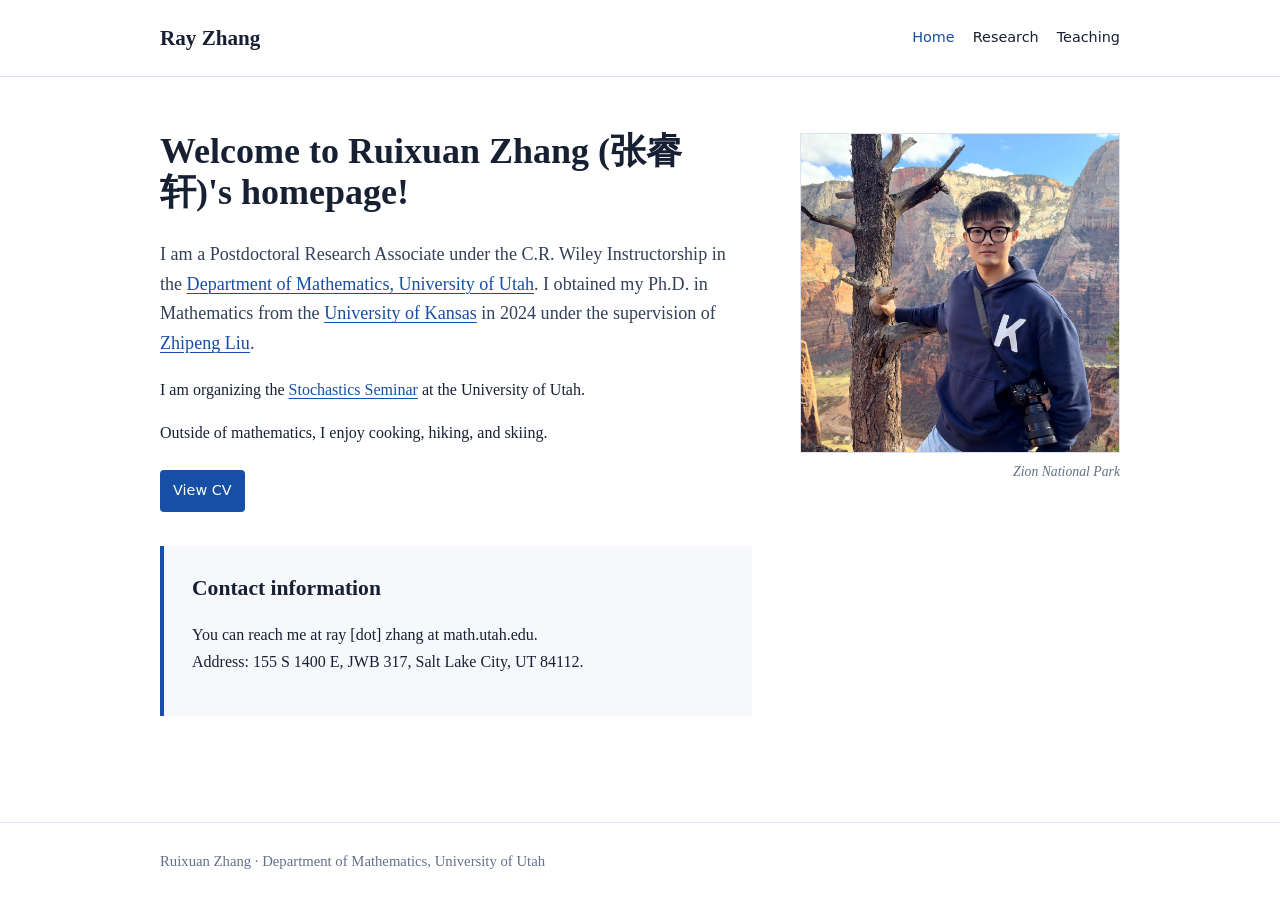
<file: index.html>
<!doctype html>
<html lang="en">
<head>
  <meta charset="utf-8">
  <meta name="viewport" content="width=device-width,initial-scale=1">
  <title>Ruixuan Zhang</title>
  <link rel="stylesheet" href="style.css?v=classic-photo-20260902">
</head>
<body>
  <header><div class="wrap bar"><a class="name" href="index.html">Ray Zhang</a><nav><a aria-current="page" href="index.html">Home</a><a href="research.html">Research</a><a href="teaching.html">Teaching</a></nav></div></header>
  <main class="wrap home-main">
    <div class="home-grid">
      <div class="home-copy">
        <h1>Welcome to Ruixuan Zhang (张睿轩)'s homepage!</h1>
        <p class="lead">I am a Postdoctoral Research Associate under the C.R. Wiley Instructorship in the <a href="https://www.math.utah.edu/">Department of Mathematics, University of Utah</a>. I obtained my Ph.D. in Mathematics from the <a href="https://mathematics.ku.edu/">University of Kansas</a> in 2024 under the supervision of <a href="https://zhipengliumath.github.io/">Zhipeng Liu</a>.</p>
        <p>I am organizing the <a href="https://www.math.utah.edu/Stochastics/Seminar/">Stochastics Seminar</a> at the University of Utah.</p>
        <p>Outside of mathematics, I enjoy cooking, hiking, and skiing.</p>
        <p><a class="button" href="cv.pdf?v=20261122-caltech">View CV</a></p>
        <section class="callout"><h2>Contact information</h2><p>You can reach me at ray [dot] zhang at math.utah.edu.<br>Address: 155 S 1400 E, JWB 317, Salt Lake City, UT 84112.</p></section>
      </div>
      <figure class="profile-figure">
        <img src="assets/zion-national-park.jpg" alt="Ruixuan Zhang at Zion National Park" width="1200" height="1200">
        <figcaption>Zion National Park</figcaption>
      </figure>
    </div>
  </main>
  <footer><div class="wrap">Ruixuan Zhang · Department of Mathematics, University of Utah</div></footer>
</body>
</html>
</file>
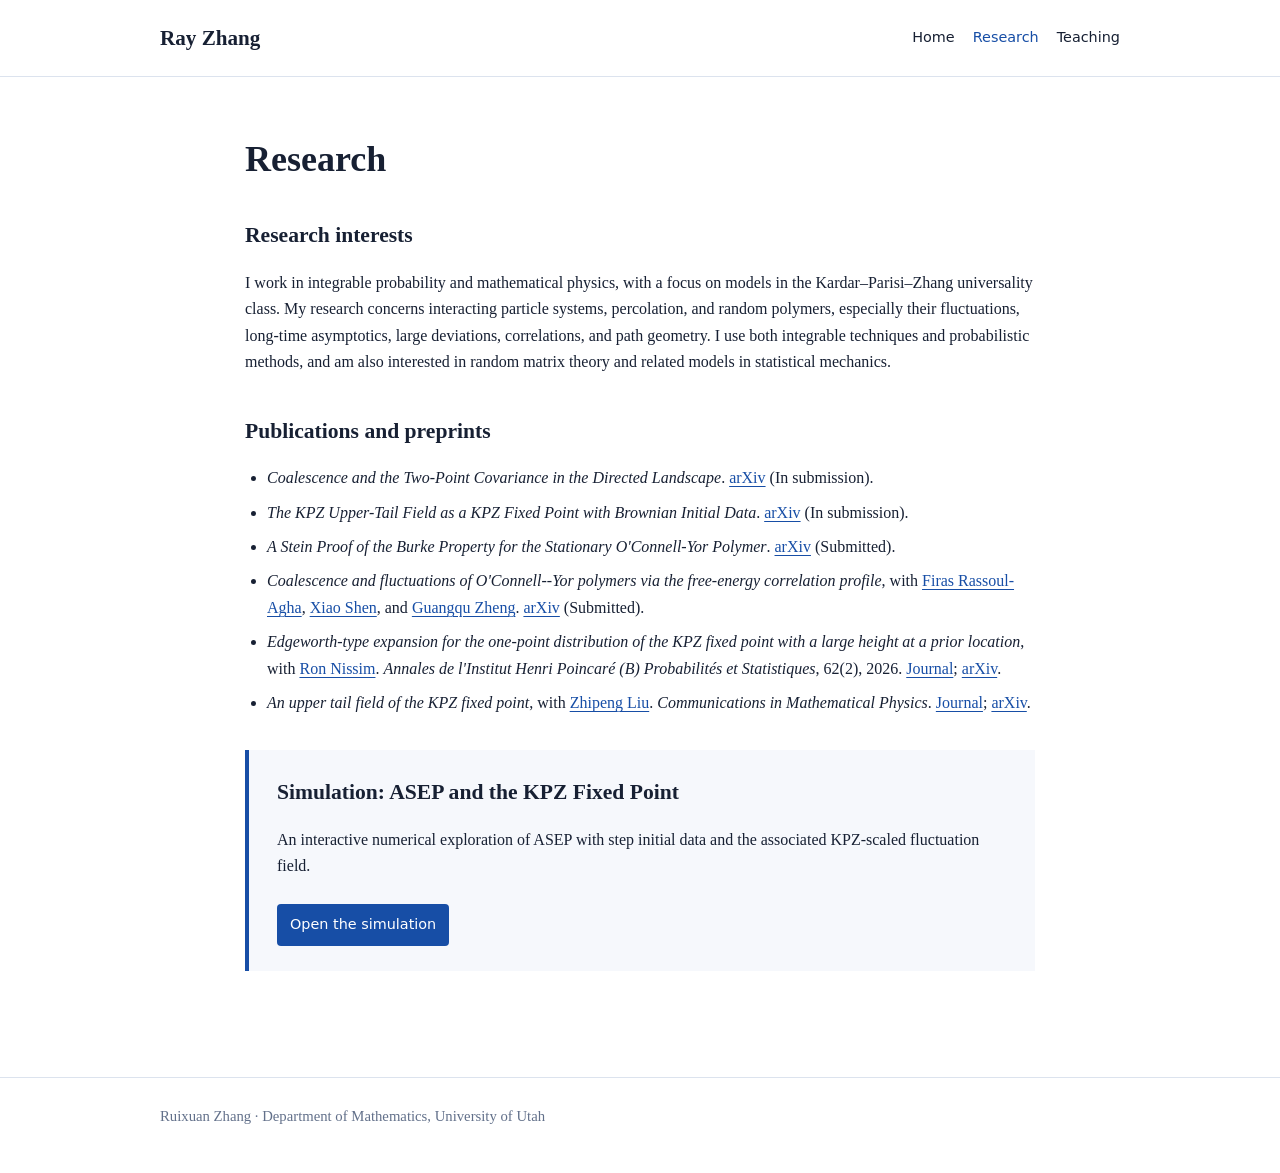
<file: research.html>
<!doctype html>
<html lang="en">
<head>
  <meta charset="utf-8">
  <meta name="viewport" content="width=device-width,initial-scale=1">
  <title>Research · Ruixuan Zhang</title>
  <link rel="stylesheet" href="style.css?v=classic-20260902">
</head>
<body>
  <header><div class="wrap bar"><a class="name" href="index.html">Ray Zhang</a><nav><a href="index.html">Home</a><a aria-current="page" href="research.html">Research</a><a href="teaching.html">Teaching</a></nav></div></header>
  <main class="wrap section">
    <h1>Research</h1>
    <h2>Research interests</h2>
<p>
  I work in integrable probability and mathematical physics, with a focus on models in the Kardar–Parisi–Zhang universality class. My research concerns interacting particle systems, percolation, and random polymers, especially their fluctuations, long-time asymptotics, large deviations, correlations, and path geometry. I use both integrable techniques and probabilistic methods, and am also interested in random matrix theory and related models in statistical mechanics.</p>    
    <h2>Publications and preprints</h2>
    <ul>
      <li><em>Coalescence and the Two-Point Covariance in the Directed Landscape</em>. <a href="https://arxiv.org/abs/2611.30085"> arXiv</a> (In submission).</li>
      <li><em>The KPZ Upper-Tail Field as a KPZ Fixed Point with Brownian Initial Data</em>. <a href="https://arxiv.org/abs/2609.26424">arXiv</a> (In submission). </li>
      <li><em>A Stein Proof of the Burke Property for the Stationary O'Connell-Yor Polymer</em>. <a href="http://arxiv.org/abs/2609.18214">arXiv</a> (Submitted). </li>
      <li><em>Coalescence and fluctuations of O'Connell--Yor polymers via the free-energy correlation profile</em>, with <a href="https://www.math.utah.edu/~firas/">Firas Rassoul-Agha</a>, <a href="https://www.xshen.org/">Xiao Shen</a>, and <a href="https://sites.bu.edu/gzheng90/">Guangqu Zheng</a>.  <a href="https://arxiv.org/abs/2609.02064">arXiv</a> (Submitted).</li> 
      <li><em>Edgeworth-type expansion for the one-point distribution of the KPZ fixed point with a large height at a prior location</em>, with <a href="https://math.mit.edu/directory/profile.html?pid=2422">Ron Nissim</a>. <em>Annales de l'Institut Henri Poincaré (B) Probabilités et Statistiques</em>, 62(2), 2026. <a href="https://projecteuclid.org/journals/annales-de-linstitut-henri-poincare-probabilites-et-statistiques/volume-62/issue-2/Edgeworth-type-expansion-for-the-one-point-distribution-of-the/10.1214/24-AIHP1536.short">Journal</a>; <a href="https://arxiv.org/abs/2210.04999">arXiv</a>.</li>
      <li><em>An upper tail field of the KPZ fixed point</em>, with <a href="https://zhipengliumath.github.io/">Zhipeng Liu</a>. <em>Communications in Mathematical Physics</em>. <a href="https://link.springer.com/article/10.1007/s00220-025-05375-6">Journal</a>; <a href="https://arxiv.org/abs/2501.00932">arXiv</a>.</li>
    </ul>
    <section class="callout"><h2>Simulation: ASEP and the KPZ Fixed Point</h2><p>An interactive numerical exploration of ASEP with step initial data and the associated KPZ-scaled fluctuation field.</p><a class="button" href="simulation.html">Open the simulation</a></section>
  </main>
  <footer><div class="wrap">Ruixuan Zhang · Department of Mathematics, University of Utah</div></footer>
</body>
</html>
</file>
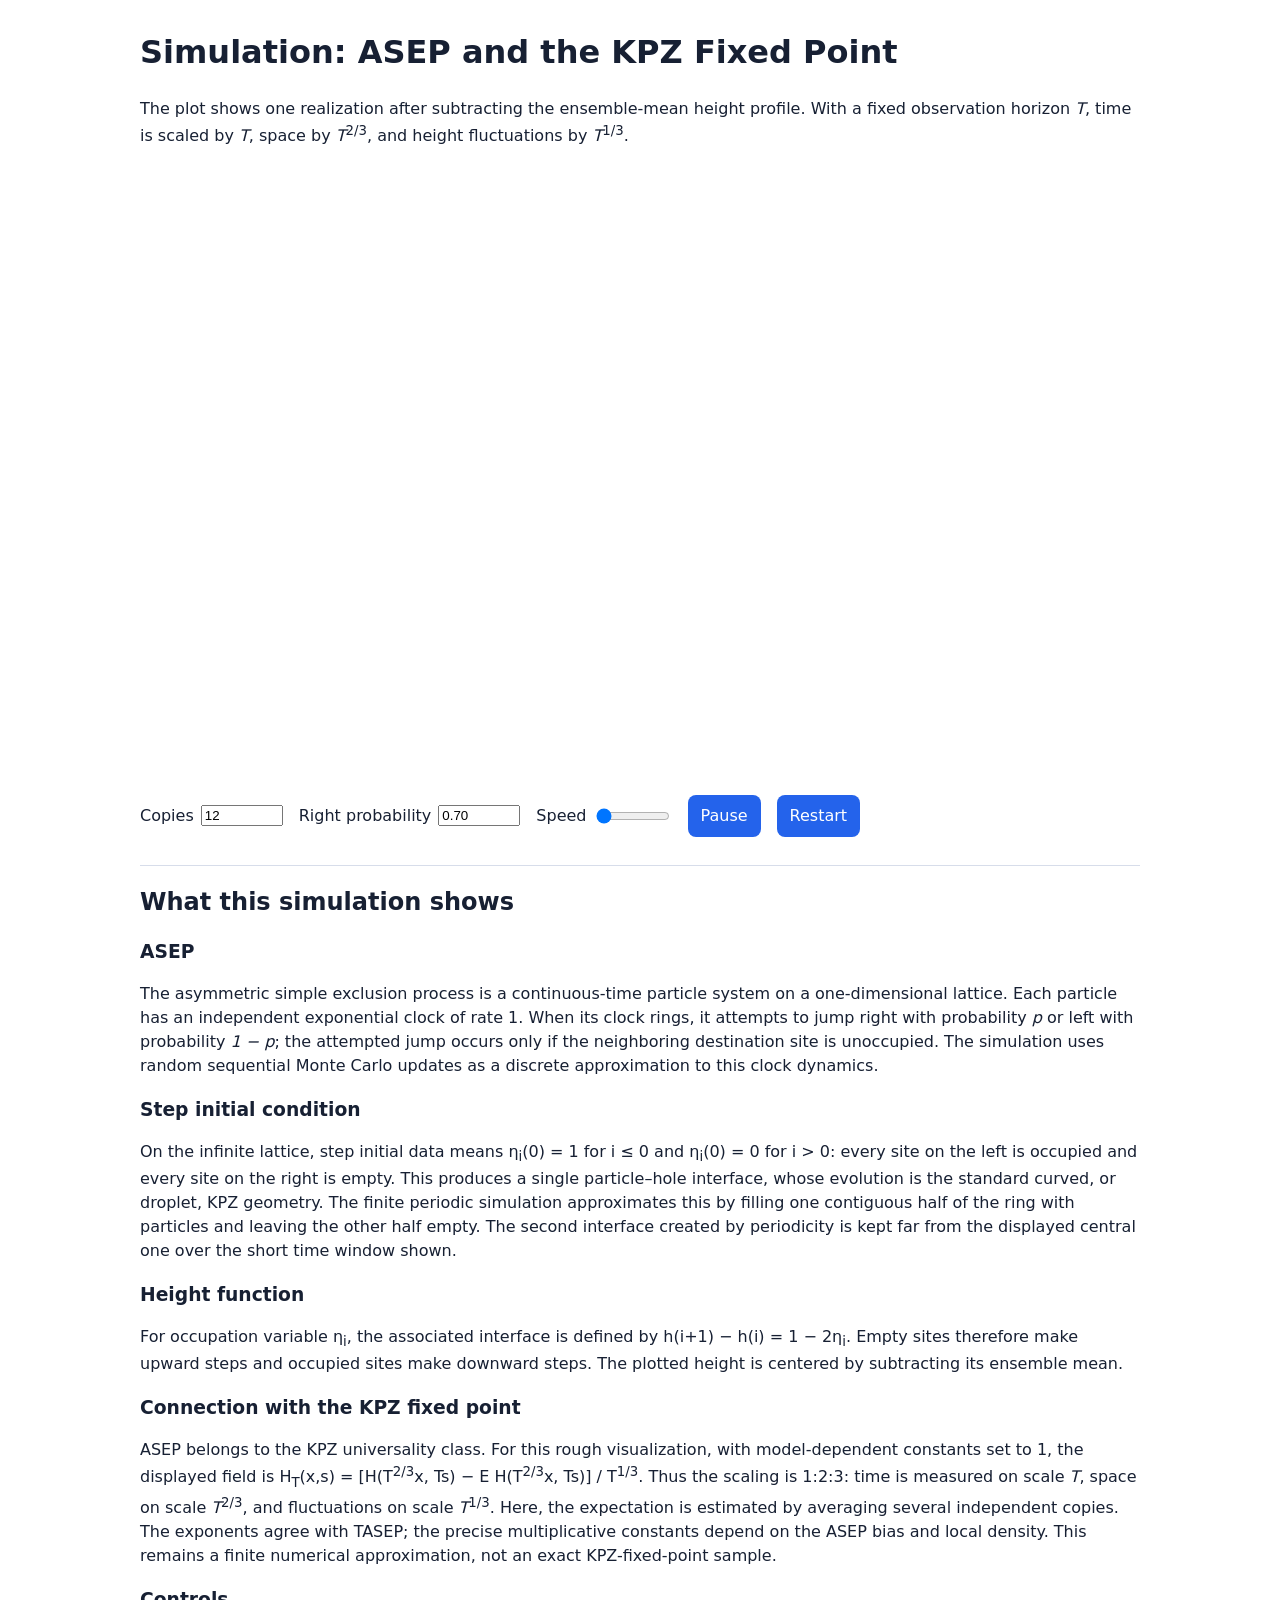
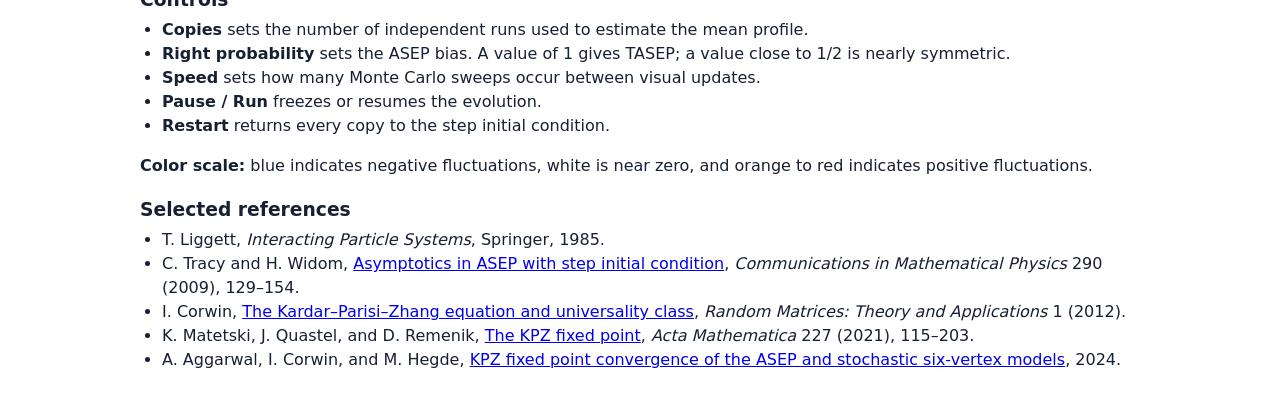
<file: simulation.html>
<!doctype html>
<html lang="en"><head><meta charset="utf-8"><meta name="viewport" content="width=device-width,initial-scale=1"><title>Simulation: ASEP and the KPZ Fixed Point</title><script src="https://cdn.plot.ly/plotly-2.35.2.min.js"></script><style>
body{max-width:1000px;margin:28px auto;padding:0 20px;font:16px system-ui,sans-serif;color:#172033;line-height:1.5}#surface{height:620px;width:100%}.controls{display:flex;gap:16px;flex-wrap:wrap;align-items:center;margin:10px 0}label{display:flex;gap:7px;align-items:center}input{width:74px}button{border:0;background:#2463eb;color:white;padding:9px 13px;border-radius:8px;font:inherit;cursor:pointer}#status{color:#516078}.explanation{border-top:1px solid #d7ddea;margin-top:28px;padding-top:18px}.explanation h2{margin:0 0 6px}.explanation h3{margin:18px 0 4px}.explanation ul{margin-top:4px;padding-left:22px}
</style></head><body>
<h1>Simulation: ASEP and the KPZ Fixed Point</h1><p>The plot shows one realization after subtracting the ensemble-mean height profile. With a fixed observation horizon <em>T</em>, time is scaled by <em>T</em>, space by <em>T</em><sup>2/3</sup>, and height fluctuations by <em>T</em><sup>1/3</sup>.</p><div id="surface"></div>
<div class="controls"><label>Copies <input id="copies" type="number" min="4" max="32" value="12"></label><label>Right probability <input id="p" type="number" min="0.51" max="1" step="0.01" value="0.70"></label><label>Speed <input id="speed" type="range" min="1" max="6" value="1"></label><button id="pause">Pause</button><button id="reset">Restart</button></div><p id="status"></p>
<section class="explanation"><h2>What this simulation shows</h2>
<h3>ASEP</h3><p>The asymmetric simple exclusion process is a continuous-time particle system on a one-dimensional lattice. Each particle has an independent exponential clock of rate 1. When its clock rings, it attempts to jump right with probability <em>p</em> or left with probability <em>1 − p</em>; the attempted jump occurs only if the neighboring destination site is unoccupied. The simulation uses random sequential Monte Carlo updates as a discrete approximation to this clock dynamics.</p>
<h3>Step initial condition</h3><p>On the infinite lattice, step initial data means η<sub>i</sub>(0) = 1 for i ≤ 0 and η<sub>i</sub>(0) = 0 for i &gt; 0: every site on the left is occupied and every site on the right is empty. This produces a single particle–hole interface, whose evolution is the standard curved, or droplet, KPZ geometry. The finite periodic simulation approximates this by filling one contiguous half of the ring with particles and leaving the other half empty. The second interface created by periodicity is kept far from the displayed central one over the short time window shown.</p>
<h3>Height function</h3><p>For occupation variable η<sub>i</sub>, the associated interface is defined by h(i+1) − h(i) = 1 − 2η<sub>i</sub>. Empty sites therefore make upward steps and occupied sites make downward steps. The plotted height is centered by subtracting its ensemble mean.</p>
<h3>Connection with the KPZ fixed point</h3><p>ASEP belongs to the KPZ universality class. For this rough visualization, with model-dependent constants set to 1, the displayed field is H<sub>T</sub>(x,s) = [H(T<sup>2/3</sup>x, Ts) − E H(T<sup>2/3</sup>x, Ts)] / T<sup>1/3</sup>. Thus the scaling is 1:2:3: time is measured on scale <em>T</em>, space on scale <em>T</em><sup>2/3</sup>, and fluctuations on scale <em>T</em><sup>1/3</sup>. Here, the expectation is estimated by averaging several independent copies. The exponents agree with TASEP; the precise multiplicative constants depend on the ASEP bias and local density. This remains a finite numerical approximation, not an exact KPZ-fixed-point sample.</p>
<h3>Controls</h3><ul><li><strong>Copies</strong> sets the number of independent runs used to estimate the mean profile.</li><li><strong>Right probability</strong> sets the ASEP bias. A value of 1 gives TASEP; a value close to 1/2 is nearly symmetric.</li><li><strong>Speed</strong> sets how many Monte Carlo sweeps occur between visual updates.</li><li><strong>Pause / Run</strong> freezes or resumes the evolution.</li><li><strong>Restart</strong> returns every copy to the step initial condition.</li></ul>
<p><strong>Color scale:</strong> blue indicates negative fluctuations, white is near zero, and orange to red indicates positive fluctuations.</p>
<h3>Selected references</h3><ul><li>T. Liggett, <em>Interacting Particle Systems</em>, Springer, 1985.</li><li>C. Tracy and H. Widom, <a href="https://doi.org/10.1007/s00220-009-0761-0" target="_blank" rel="noopener">Asymptotics in ASEP with step initial condition</a>, <em>Communications in Mathematical Physics</em> 290 (2009), 129–154.</li><li>I. Corwin, <a href="https://arxiv.org/abs/1106.1596" target="_blank" rel="noopener">The Kardar–Parisi–Zhang equation and universality class</a>, <em>Random Matrices: Theory and Applications</em> 1 (2012).</li><li>K. Matetski, J. Quastel, and D. Remenik, <a href="https://doi.org/10.4310/acta.2021.v227.n1.a3" target="_blank" rel="noopener">The KPZ fixed point</a>, <em>Acta Mathematica</em> 227 (2021), 115–203.</li><li>A. Aggarwal, I. Corwin, and M. Hegde, <a href="https://arxiv.org/abs/2412.18117" target="_blank" rel="noopener">KPZ fixed point convergence of the ASEP and stochastic six-vertex models</a>, 2024.</li></ul></section>
<script>
const L=360,D=150,keep=70;const copies=document.querySelector('#copies'),p=document.querySelector('#p'),speed=document.querySelector('#speed'),status=document.querySelector('#status');let systems=[],records=[],t=0,running=true,last=0,lastPlot=0;
function newState(){return Array.from({length:L},(_,i)=>i<L/2?1:0)}
function reset(){systems=Array.from({length:+copies.value},newState);records=[];t=0;plot()}
function sweep(a){for(let k=0;k<L;k++){const i=(Math.random()*L)|0,j=(i+(Math.random()<+p.value?1:-1)+L)%L;if(a[i]&&!a[j])[a[i],a[j]]=[0,1]}}
function heights(a){let h=0,out=[0];for(let i=0;i<L;i++){h+=1-2*a[i];out.push(h)}return out}
function record(){const hs=systems.map(heights),mean=Array(L+1).fill(0),raw=[];for(const h of hs)for(let i=0;i<=L;i++)mean[i]+=h[i]/hs.length;for(let j=0;j<D;j++){const start=Math.floor(j*L/D),end=Math.floor((j+1)*L/D);let total=0;for(let i=start;i<end;i++)total+=(hs[0][i]-mean[i]);raw.push(total/(end-start))}records.push({time:Math.max(1,t),raw});if(records.length>keep)records.shift()}
function plot(){if(!window.Plotly)return;const T=Math.max(1,t),sx=Math.pow(T,2/3),sh=Math.pow(T,1/3),x=Array.from({length:D},(_,j)=>(Math.floor(j*L/D)+Math.floor((j+1)*L/D)-L)/2/sx),X=records.map(()=>x),Y=records.map(r=>Array(D).fill(r.time/T)),Z=records.map(r=>r.raw.map(v=>v/sh));Plotly.react('surface',[{type:'surface',x:X,y:Y,z:Z,colorscale:[[0,'#2643a3'],[.25,'#2798c5'],[.5,'#f4f5f8'],[.75,'#e1842e'],[1,'#b72e3d']],cmin:-3,cmax:3,showscale:true,colorbar:{title:'scaled height',tickvals:[-3,-2,-1,0,1,2,3]}}],{margin:{l:0,r:0,b:0,t:0},scene:{xaxis:{title:'space / T^(2/3)'},yaxis:{title:'time / T'},zaxis:{title:'(h − mean) / T^(1/3)'},camera:{eye:{x:1.55,y:-1.65,z:.95}},aspectmode:'manual',aspectratio:{x:1.65,y:1,z:.7}}},{responsive:true,displaylogo:false});status.textContent=records.length?`observation horizon T = ${t} sweeps • ${systems.length} copies estimate the mean • blue is low, white is near zero, and orange/red are high scaled fluctuations`: 'Waiting for the first profile.'}
function tick(now){if(running&&now-last>260){for(let n=0;n<+speed.value;n++){systems.forEach(sweep);t++;record()}last=now}if(now-lastPlot>800){plot();lastPlot=now}requestAnimationFrame(tick)}
document.querySelector('#pause').onclick=()=>{running=!running;document.querySelector('#pause').textContent=running?'Pause':'Run'};document.querySelector('#reset').onclick=reset;reset();tick();
</script></body></html>
</file>
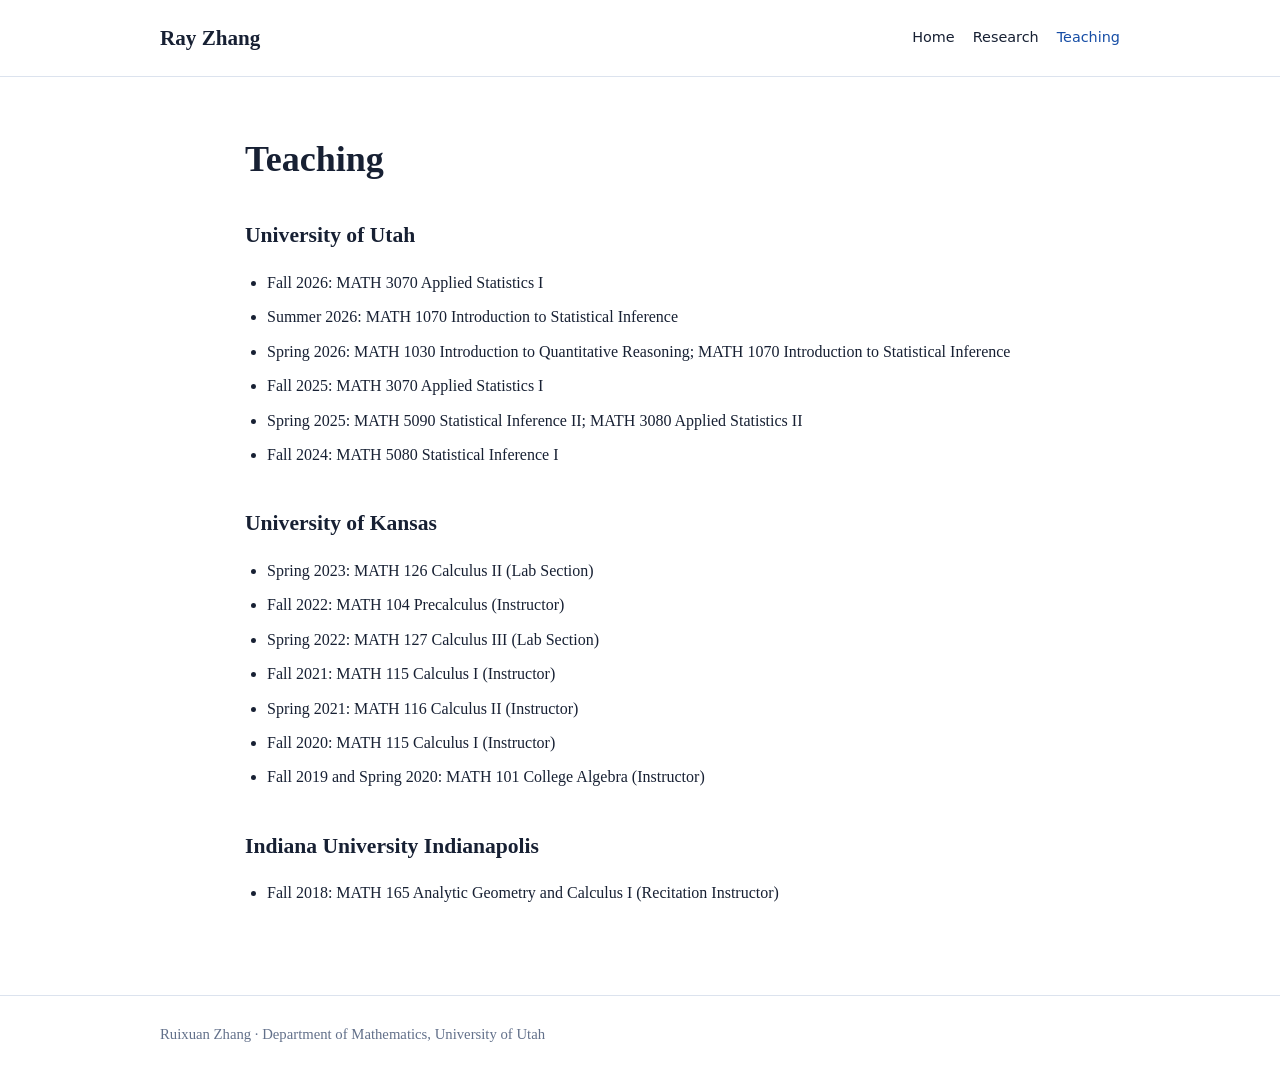
<file: teaching.html>
<!doctype html><html lang="en"><head><meta charset="utf-8"><meta name="viewport" content="width=device-width,initial-scale=1"><title>Teaching · Ruixuan Zhang</title><link rel="stylesheet" href="style.css?v=classic-20260902"></head><body><header><div class="wrap bar"><a class="name" href="index.html">Ray Zhang</a><nav><a href="index.html">Home</a><a href="research.html">Research</a><a aria-current="page" href="teaching.html">Teaching</a></nav></div></header><main class="wrap section"><h1>Teaching</h1><h2>University of Utah</h2><ul><li>Fall 2026: MATH 3070 Applied Statistics I</li><li>Summer 2026: MATH 1070 Introduction to Statistical Inference</li><li>Spring 2026: MATH 1030 Introduction to Quantitative Reasoning; MATH 1070 Introduction to Statistical Inference</li><li>Fall 2025: MATH 3070 Applied Statistics I</li><li>Spring 2025: MATH 5090 Statistical Inference II; MATH 3080 Applied Statistics II</li><li>Fall 2024: MATH 5080 Statistical Inference I</li></ul><h2>University of Kansas</h2><ul><li>Spring 2023: MATH 126 Calculus II (Lab Section)</li><li>Fall 2022: MATH 104 Precalculus (Instructor)</li><li>Spring 2022: MATH 127 Calculus III (Lab Section)</li><li>Fall 2021: MATH 115 Calculus I (Instructor)</li><li>Spring 2021: MATH 116 Calculus II (Instructor)</li><li>Fall 2020: MATH 115 Calculus I (Instructor)</li><li>Fall 2019 and Spring 2020: MATH 101 College Algebra (Instructor)</li></ul><h2>Indiana University Indianapolis</h2><ul><li>Fall 2018: MATH 165 Analytic Geometry and Calculus I (Recitation Instructor)</li></ul></main><footer><div class="wrap">Ruixuan Zhang · Department of Mathematics, University of Utah</div></footer></body></html>
</file>
<file: style.css>
:root { --ink:#172033; --muted:#62708a; --line:#dce3ee; --accent:#174ea6; --paper:#fff; --wash:#f6f8fc; }
* { box-sizing:border-box; }
body { margin:0; color:var(--ink); background:var(--paper); font:16px/1.65 Georgia, 'Times New Roman', serif; }
a { color:var(--accent); text-decoration-thickness:1px; text-underline-offset:3px; }
.wrap { width:min(960px, calc(100% - 40px)); margin:auto; }
header { border-bottom:1px solid var(--line); background:#fff; }
.bar { min-height:76px; display:flex; align-items:center; justify-content:space-between; gap:24px; }
.name { color:var(--ink); text-decoration:none; font-size:1.32rem; font-weight:bold; }
nav { display:flex; flex-wrap:wrap; gap:18px; font-family:system-ui,sans-serif; font-size:.9rem; }
nav a { color:var(--ink); text-decoration:none; } nav a:hover, nav a[aria-current='page'] { color:var(--accent); }
main { padding:62px 0 72px; } h1 { font-size:2.25rem; line-height:1.15; margin:0 0 26px; } h2 { font-size:1.35rem; margin:38px 0 10px; } h3 { font-size:1.08rem; margin:25px 0 5px; }
.lead { max-width:760px; color:#34415a; font-size:1.13rem; } .section { max-width:790px; } ul { padding-left:22px; } li { margin:8px 0; }
.home-main { padding-top:54px; }
.home-grid { display:grid; grid-template-columns:minmax(0, 1fr) 320px; gap:48px; align-items:start; }
.home-copy { min-width:0; }
.profile-figure { margin:2px 0 0; width:100%; }
.profile-figure img { display:block; width:100%; height:auto; aspect-ratio:1; object-fit:cover; border:1px solid var(--line); }
.profile-figure figcaption { margin-top:8px; color:var(--muted); font-size:.86rem; font-style:italic; text-align:right; }
.callout { margin:34px 0; padding:25px 28px; background:var(--wash); border-left:4px solid var(--accent); max-width:790px; }.callout h2 { margin-top:0; }
.button { display:inline-block; margin-top:8px; padding:9px 13px; background:var(--accent); color:#fff; text-decoration:none; border-radius:4px; font-family:system-ui,sans-serif; font-size:.9rem; }
.cv { width:100%; height:900px; border:1px solid var(--line); } footer { border-top:1px solid var(--line); padding:26px 0 45px; color:var(--muted); font-size:.92rem; }
@media (max-width:760px) { .home-grid { grid-template-columns:1fr; gap:30px; } .profile-figure { width:min(100%, 380px); } }
@media (max-width:640px) { .bar { padding:16px 0; align-items:flex-start; flex-direction:column; gap:10px; } main { padding-top:42px; } h1 { font-size:1.9rem; } .cv { height:650px; } }
</file>
